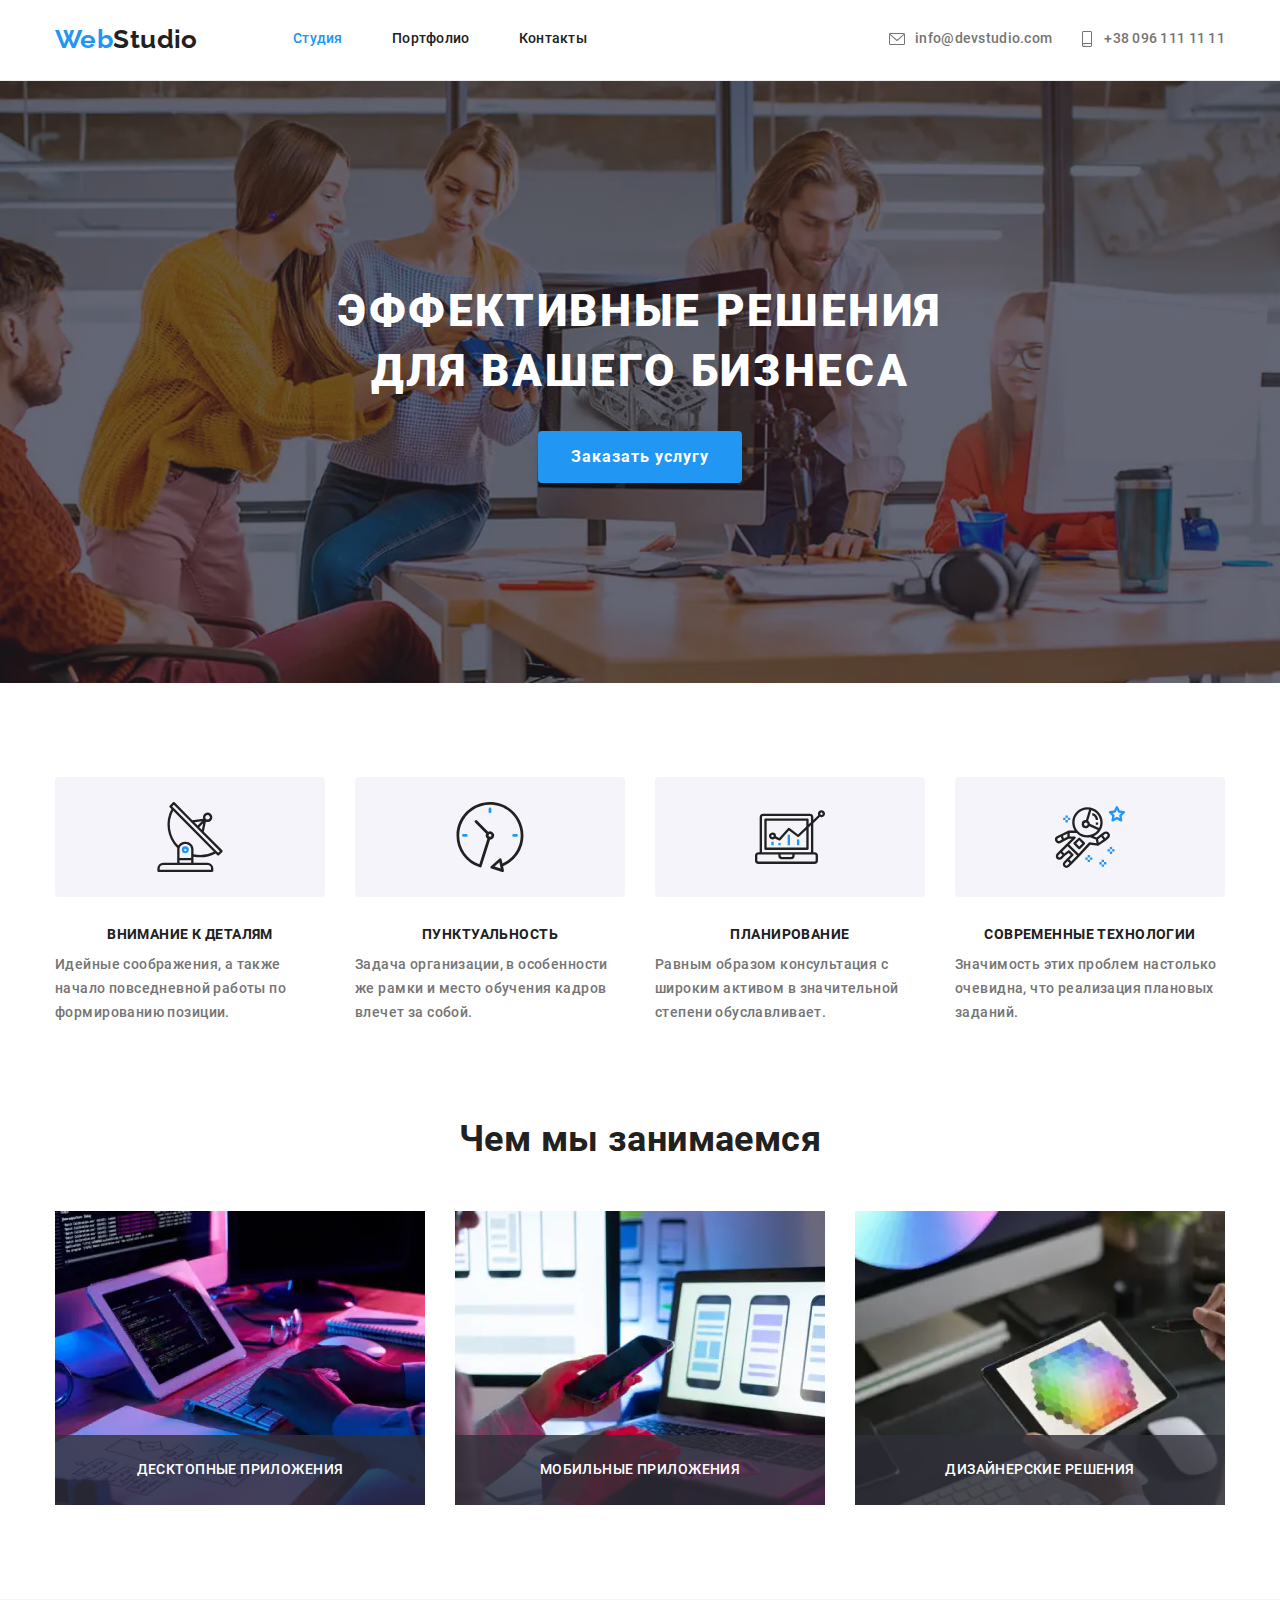
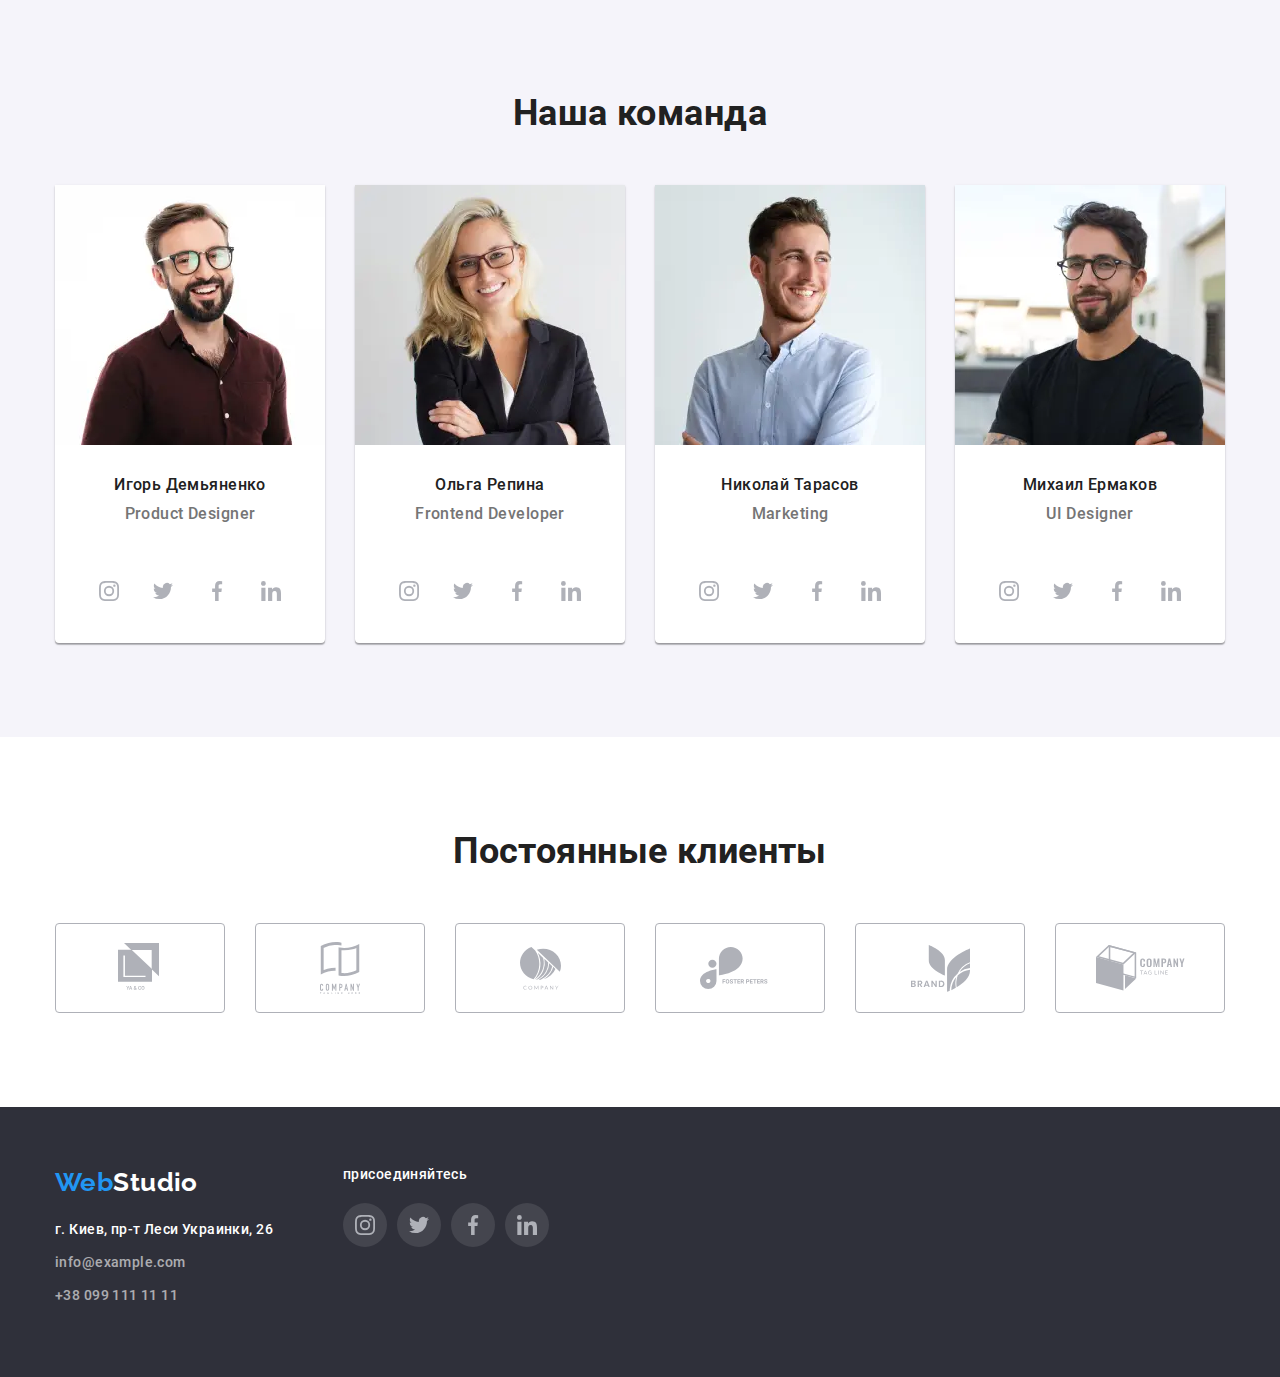
<file: index.html>
<!DOCTYPE html>
<html lang="ru-RU">
<head>
    <meta charset="UTF-8">
    <meta name="viewport" content="width=divice-width, initial-scale=1">
    <link href="https://fonts.googleapis.com/css2?family=Raleway:wght@700&display=swap" rel="stylesheet">
    <link rel="stylesheet" href="https://cdnjs.cloudflare.com/ajax/libs/modern-normalize/1.0.0/modern-normalize.css">
    <link rel="stylesheet" href="./css/style.css">
    <title>Главная</title>
</head>
<body>
    <header>
        <div class="container flex-row">
            <nav>
                <a href="./index.html" class="logo"><span>Web</span>Studio</a>
                <ul class="main-links">
                    <li><a href="./index.html" class="active">Студия</a></li>
                    <li><a href="./portfolio.html">Портфолио</a></li>
                    <li><a href="./contacts.html">Контакты</a></li>
                </ul>
            </nav>
            <ul class="main-mail-tel">
                <li><a href="mailto:info@devstudio.com">
                        <svg class="main-mail">
                            <use href="./img/sprite-min.svg#envelope"></use>
                        </svg>
                        info@devstudio.com
                    </a>
                </li>
                <li><a href="tel:+380961111111">
                        <svg class="main-tel">
                            <use href="./img/sprite-min.svg#smartphone"></use>
                        </svg>
                        +38 096 111 11 11
                    </a>
                </li>
            </ul> 
        </div>
    </header>
    <main>
        <section class="bussines-solution">
            <div class="container">
                    <div class="content"> 
                    <h1>Эффективные решения для вашего бизнеса</h1>
                    <button type="button" data-modal-open>Заказать услугу</button>
                </div>
            </div>
        </section>
        <section class="features">
            <div class="container">
                    <ul class="flex-row">
                        <li>
                            <div class="features-ico">
                                <svg class="features-ico-svg">
                                    <use href="./img/sprite-min.svg#antenna"></use>
                                </svg>
                            </div>
                            <h2 class="title">Внимание к деталям</h2>
                            <p>Идейные соображения, а также начало повседневной работы по формированию позиции.</p>
                        </li>
                        <li>
                            <div class="features-ico">
                                <svg class="features-ico-svg">
                                    <use href="./img/sprite-min.svg#clock"></use>
                                </svg>
                            </div>
                            <h2 class="title">Пунктуальность</h2>
                            <p>Задача организации, в особенности же рамки и место обучения кадров влечет за собой.</p>
                        </li>
                        <li>
                            <div class="features-ico">
                                <svg class="features-ico-svg">
                                    <use href="./img/sprite-min.svg#diagram"></use>
                                </svg>
                            </div>
                            <h2 class="title">Планирование</h2>
                            <p>Равным образом консультация с широким активом в значительной степени обуславливает.</p>
                        </li>
                        <li>
                            <div class="features-ico">
                                <svg class="features-ico-svg">
                                    <use href="./img/sprite-min.svg#astronaut"></use>
                                </svg>
                            </div>
                            <h2 class="title">Современные технологии</h2>
                            <p>Значимость этих проблем настолько очевидна, что реализация плановых заданий.</p>
                        </li>
                    </ul>
                    
            </div>   
        </section>    
        <section class="what-we-do">
            <div class="container">    
                <h2 class="title">Чем мы занимаемся</h2>
                <ul class="flex-row">
                    <li class="what-we-do-item">
                        <img src="./img/box1.webp" alt="box1" width="370">
                        <p class="what-we-do-info">Десктопные приложения</p>
                    </li>
                    <li class="what-we-do-item">
                        <img src="./img/box2.webp" alt="box2" width="370">
                        <p class="what-we-do-info">Мобильные приложения</p>
                    </li>
                    <li class="what-we-do-item">
                        <img src="./img/box3.webp" alt="box3" width="370">
                        <p class="what-we-do-info">Дизайнерские решения</p>
                    </li>
                </ul>
            </div>
        </section>
        <section class="our-team">
            <div class="container">
                <h2 class="title">Наша команда</h2>
                <ul class="flex-row">
                    <li class="our-team-list">
                        <img src="./img/team/team_card1.webp" alt="team_card1" width="270">
                        <div class="our-team--info">
                            <span class="our-team--info-name">Игорь Демьяненко</span>
                            <span>Product Designer</span>
                        </div>
                        <div class="our-team--info-soc">
                            <ul class="flex-row">
                                <li>
                                    <a class="our-team--info-soclink" href="instagram.com">
                                        <svg class="soc-svg">
                                            <use href="./img/sprite-min.svg#instagram"></use>
                                        </svg>
                                    </a>
                                </li>
                                <li>
                                    <a class="our-team--info-soclink" href="twitter.com">
                                        <svg class="soc-svg">
                                            <use href="./img/sprite-min.svg#twitter"></use>
                                        </svg>
                                    </a>
                                </li>
                                <li>
                                    <a class="our-team--info-soclink" href="facebook.com">
                                        <svg class="soc-svg">
                                            <use href="./img/sprite-min.svg#facebook"></use>
                                        </svg>
                                    </a>
                                </li>
                                <li>
                                    <a class="our-team--info-soclink" href="linkedin.com">
                                        <svg class="soc-svg">
                                            <use href="./img/sprite-min.svg#linkedin"></use>
                                        </svg>
                                    </a>
                                </li>
                            </ul>
                        </div>
                    </li>
                    <li class="our-team-list">
                        <img src="./img/team/team_card2.webp" alt="team_card2" width="270">
                        <div class="our-team--info">
                            <span class="our-team--info-name">Ольга Репина</span>
                            <span>Frontend Developer</span>
                        </div>
                        <div class="our-team--info-soc">
                            <ul class="flex-row">
                                <li>
                                    <a class="our-team--info-soclink" href="instagram.com">
                                        <svg class="soc-svg">
                                            <use href="./img/sprite-min.svg#instagram"></use>
                                        </svg>
                                    </a>
                                </li>
                                <li>
                                    <a class="our-team--info-soclink" href="twitter.com">
                                        <svg class="soc-svg">
                                            <use href="./img/sprite-min.svg#twitter"></use>
                                        </svg>
                                    </a>
                                </li>
                                <li>
                                    <a class="our-team--info-soclink" href="facebook.com">
                                        <svg class="soc-svg">
                                            <use href="./img/sprite-min.svg#facebook"></use>
                                        </svg>
                                    </a>
                                </li>
                                <li>
                                    <a class="our-team--info-soclink" href="linkedin.com">
                                        <svg class="soc-svg">
                                            <use href="./img/sprite-min.svg#linkedin"></use>
                                        </svg>
                                    </a>
                                </li>
                            </ul>
                        </div>
                    </li>
                    <li class="our-team-list">
                        <img src="./img/team/team_card3.webp" alt="team_card3" width="270">
                        <div class="our-team--info">
                            <span class="our-team--info-name">Николай Тарасов</span>
                            <span>Marketing</span>
                        </div>
                        <div class="our-team--info-soc">
                            <ul class="flex-row">
                                <li>
                                    <a class="our-team--info-soclink" href="instagram.com">
                                        <svg class="soc-svg">
                                            <use href="./img/sprite-min.svg#instagram"></use>
                                        </svg>
                                    </a>
                                </li>
                                <li>
                                    <a class="our-team--info-soclink" href="twitter.com">
                                        <svg class="soc-svg">
                                            <use href="./img/sprite-min.svg#twitter"></use>
                                        </svg>
                                    </a>
                                </li>
                                <li>
                                    <a class="our-team--info-soclink" href="facebook.com">
                                        <svg class="soc-svg">
                                            <use href="./img/sprite-min.svg#facebook"></use>
                                        </svg>
                                    </a>
                                </li>
                                <li>
                                    <a class="our-team--info-soclink" href="linkedin.com">
                                        <svg class="soc-svg">
                                            <use href="./img/sprite-min.svg#linkedin"></use>
                                        </svg>
                                    </a>
                                </li>
                            </ul>
                        </div>
                    </li>
                    <li class="our-team-list">
                        <img src="./img/team/team_card4.webp" alt="team_card4" width="270">
                        <div class="our-team--info">
                            <span class="our-team--info-name">Михаил Ермаков</span>
                            <span>UI Designer</span>
                        </div>
                        <div class="our-team--info-soc">
                            <ul class="flex-row">
                                <li>
                                    <a class="our-team--info-soclink" href="instagram.com">
                                        <svg class="soc-svg">
                                            <use href="./img/sprite-min.svg#instagram"></use>
                                        </svg>
                                    </a>
                                </li>
                                <li>
                                    <a class="our-team--info-soclink" href="twitter.com">
                                        <svg class="soc-svg">
                                            <use href="./img/sprite-min.svg#twitter"></use>
                                        </svg>
                                    </a>
                                </li>
                                <li>
                                    <a class="our-team--info-soclink" href="facebook.com">
                                        <svg class="soc-svg">
                                            <use href="./img/sprite-min.svg#facebook"></use>
                                        </svg>
                                    </a>
                                </li>
                                <li>
                                    <a class="our-team--info-soclink" href="linkedin.com">
                                        <svg class="soc-svg">
                                            <use href="./img/sprite-min.svg#linkedin"></use>
                                        </svg>
                                    </a>
                                </li>
                            </ul>
                        </div>
                    </li>
                </ul>
            </div>
        </section>
        <section class="partnership">
            <div class="container">
                <h2 class="title">Постоянные клиенты</h2>
                <ul class="flex-row parthership-list">
                    <li>
                        <a href="" class="partner-link">
                            <svg class="partner-svg logo-1">
                                <use href="./img/sprite-min.svg#logo-1"></use>
                            </svg>
                        </a>
                    </li>
                    <li>
                        <a href="" class="partner-link">
                            <svg class="partner-svg logo-2">
                                <use href="./img/sprite-min.svg#logo-2"></use>
                            </svg>
                        </a>
                    </li>
                    <li>
                        <a href="" class="partner-link">
                            <svg class="partner-svg logo-3">
                                <use href="./img/sprite-min.svg#logo-3"></use>
                            </svg>
                        </a>
                    </li>
                    <li>
                        <a href="" class="partner-link">
                            <svg class="partner-svg logo-4">
                                <use href="./img/sprite-min.svg#logo-4"></use>
                            </svg>
                        </a>
                    </li>
                    <li>
                        <a href="" class="partner-link">
                            <svg class="partner-svg logo-5">
                                <use href="./img/sprite-min.svg#logo-5"></use>
                            </svg>
                        </a>
                    </li>
                    <li>
                        <a href="" class="partner-link">
                            <svg class="partner-svg logo-6">
                                <use href="./img/sprite-min.svg#logo-6"></use>
                            </svg>
                        </a>
                    </li>
                </ul>
            </div>
        </section>
    </main>
    <footer>
        <div class="container flex-row">
            <div class="flex-col">
                <a href="./index.html" class="footer logo"><span>Web</span>Studio</a>
                <address>
                    <ul class="flex-col">
                        <li class="address"> г. Киев, пр-т Леси Украинки, 26</li>
                        <li class="footer-mail-tel"><a href="mailto:info@example.com">info@example.com</a></li>
                        <li class="footer-mail-tel"><a href="tel:+380991111111">+38 099 111 11 11</a></li>
                    </ul>
                </address>
            </div>
                
            <div class="footer-soc">
                <span>присоединяйтесь</span>
                <ul class="flex-row">
                    <li>
                        <a class="footer-soclink" href="instagram.com">
                            <svg class="soc-svg">
                                <use href="./img/sprite-min.svg#instagram"></use>
                            </svg>
                        </a>
                    </li>
                    <li>
                        <a class="footer-soclink" href="twitter.com">
                            <svg class="soc-svg">
                                <use href="./img/sprite-min.svg#twitter"></use>
                            </svg>
                        </a>
                    </li>
                    <li>
                        <a class="footer-soclink" href="facebook.com">
                            <svg class="soc-svg">
                                <use href="./img/sprite-min.svg#facebook"></use>
                            </svg>
                        </a>
                    </li>
                    <li>
                        <a class="footer-soclink" href="linkedin.com">
                            <svg class="soc-svg">
                                <use href="./img/sprite-min.svg#linkedin"></use>
                            </svg>
                        </a>
                    </li>
                </ul>
            </div>
        </div>

        <div class="modal is-hidden" data-modal>
            <div class="modal-box">
                <button class="modal-close" data-modal-close>
                    <svg>
                        <use href="./img/sprite-min.svg#close"></use>
                    </svg>
                </button>
            </div>
        </div>
    </footer>
    <script src="./js/modal.js"></script>
</body>
</html>
</file>
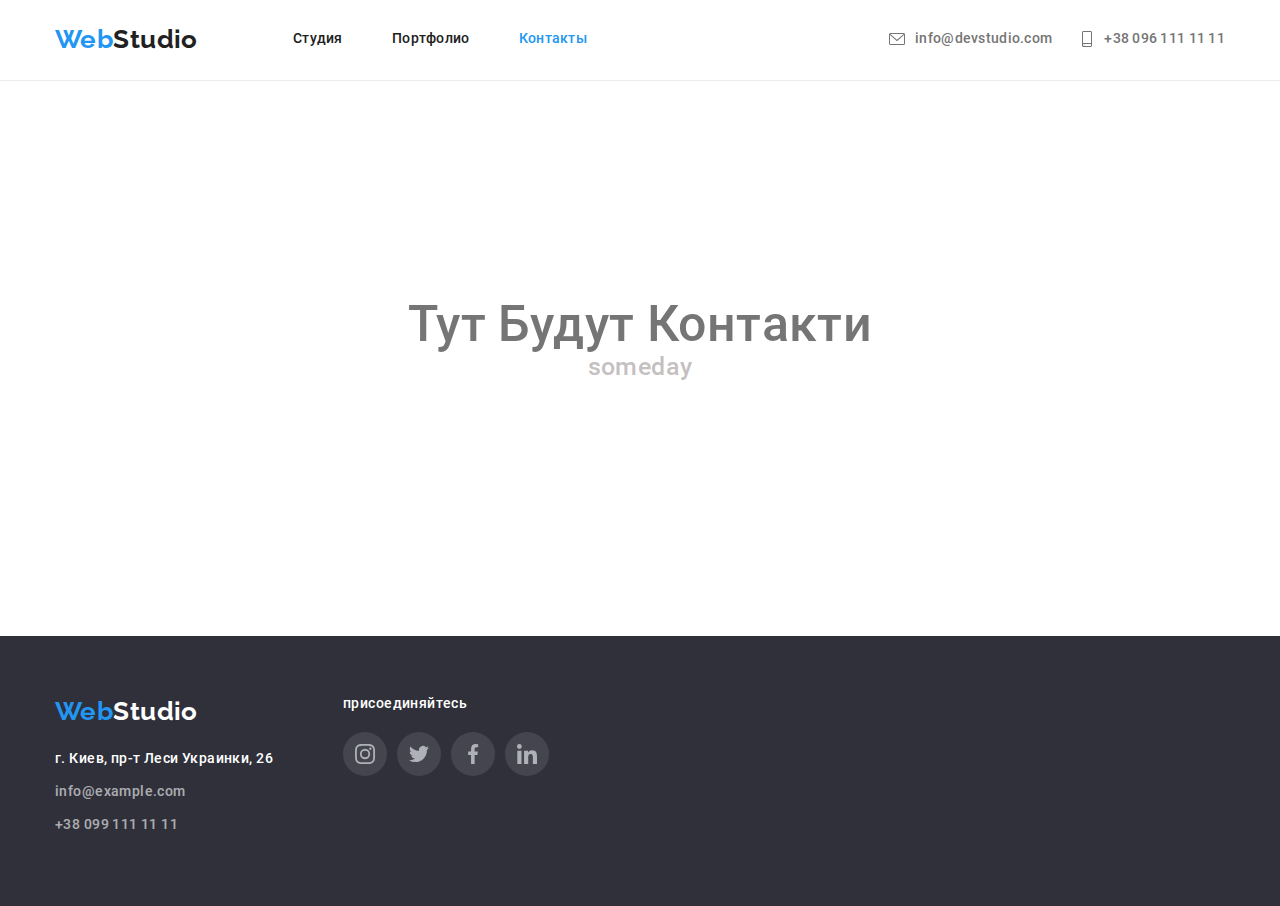
<file: contacts.html>
<!DOCTYPE html>
<html lang="ru-RU">
<head>
    <meta charset="UTF-8">
    <meta name="viewport" content="width=divice-width, initial-scale=1">
    <link href="https://fonts.googleapis.com/css2?family=Raleway:wght@700&display=swap" rel="stylesheet">
    <link rel="stylesheet" href="https://cdnjs.cloudflare.com/ajax/libs/modern-normalize/1.0.0/modern-normalize.css">
    <link rel="stylesheet" href="./css/style.css">
    <title>Главная</title>
</head>
<body>
    <header>
        <div class="container flex-row">
            <nav>
                <a href="./index.html" class="logo"><span>Web</span>Studio</a>
                <ul class="main-links">
                    <li><a href="./index.html">Студия</a></li>
                    <li><a href="./portfolio.html">Портфолио</a></li>
                    <li><a href="./contacts.html"  class="active">Контакты</a></li>
                </ul>
            </nav>
            <ul class="main-mail-tel">
                <li><a href="mailto:info@devstudio.com">
                        <svg class="main-mail">
                            <use href="./img/sprite-min.svg#envelope"></use>
                        </svg>
                        info@devstudio.com
                    </a>
                </li>
                <li><a href="tel:+380961111111">
                        <svg class="main-tel">
                            <use href="./img/sprite-min.svg#smartphone"></use>
                        </svg>
                        +38 096 111 11 11
                    </a>
                </li>
            </ul> 
        </div>
    </header>
    <main>
        <div style="width: 100%;height: 555px;padding: 215px; text-align: center;">
            <span style="display:block;font-size: 50px;"> Тут Будут Контакти </span>
            <span style="display:block;font-size: 25px;color: #99909090;"> someday </span>
        </div>
    </main>
    <footer>
        <div class="container flex-row">
            <div class="flex-col">
                <a href="./index.html" class="footer logo"><span>Web</span>Studio</a>
                <address>
                    <ul class="flex-col">
                        <li class="address"> г. Киев, пр-т Леси Украинки, 26</li>
                        <li class="footer-mail-tel"><a href="mailto:info@example.com">info@example.com</a></li>
                        <li class="footer-mail-tel"><a href="tel:+380991111111">+38 099 111 11 11</a></li>
                    </ul>
                </address>
            </div>
                
            <div class="footer-soc">
                <span>присоединяйтесь</span>
                <ul class="flex-row">
                    <li>
                        <a class="footer-soclink" href="instagram.com">
                            <svg class="soc-svg">
                                <use href="./img/sprite-min.svg#instagram"></use>
                            </svg>
                        </a>
                    </li>
                    <li>
                        <a class="footer-soclink" href="twitter.com">
                            <svg class="soc-svg">
                                <use href="./img/sprite-min.svg#twitter"></use>
                            </svg>
                        </a>
                    </li>
                    <li>
                        <a class="footer-soclink" href="facebook.com">
                            <svg class="soc-svg">
                                <use href="./img/sprite-min.svg#facebook"></use>
                            </svg>
                        </a>
                    </li>
                    <li>
                        <a class="footer-soclink" href="linkedin.com">
                            <svg class="soc-svg">
                                <use href="./img/sprite-min.svg#linkedin"></use>
                            </svg>
                        </a>
                    </li>
                </ul>
            </div>
        </div>

    </footer>
</body>
</html>
</file>
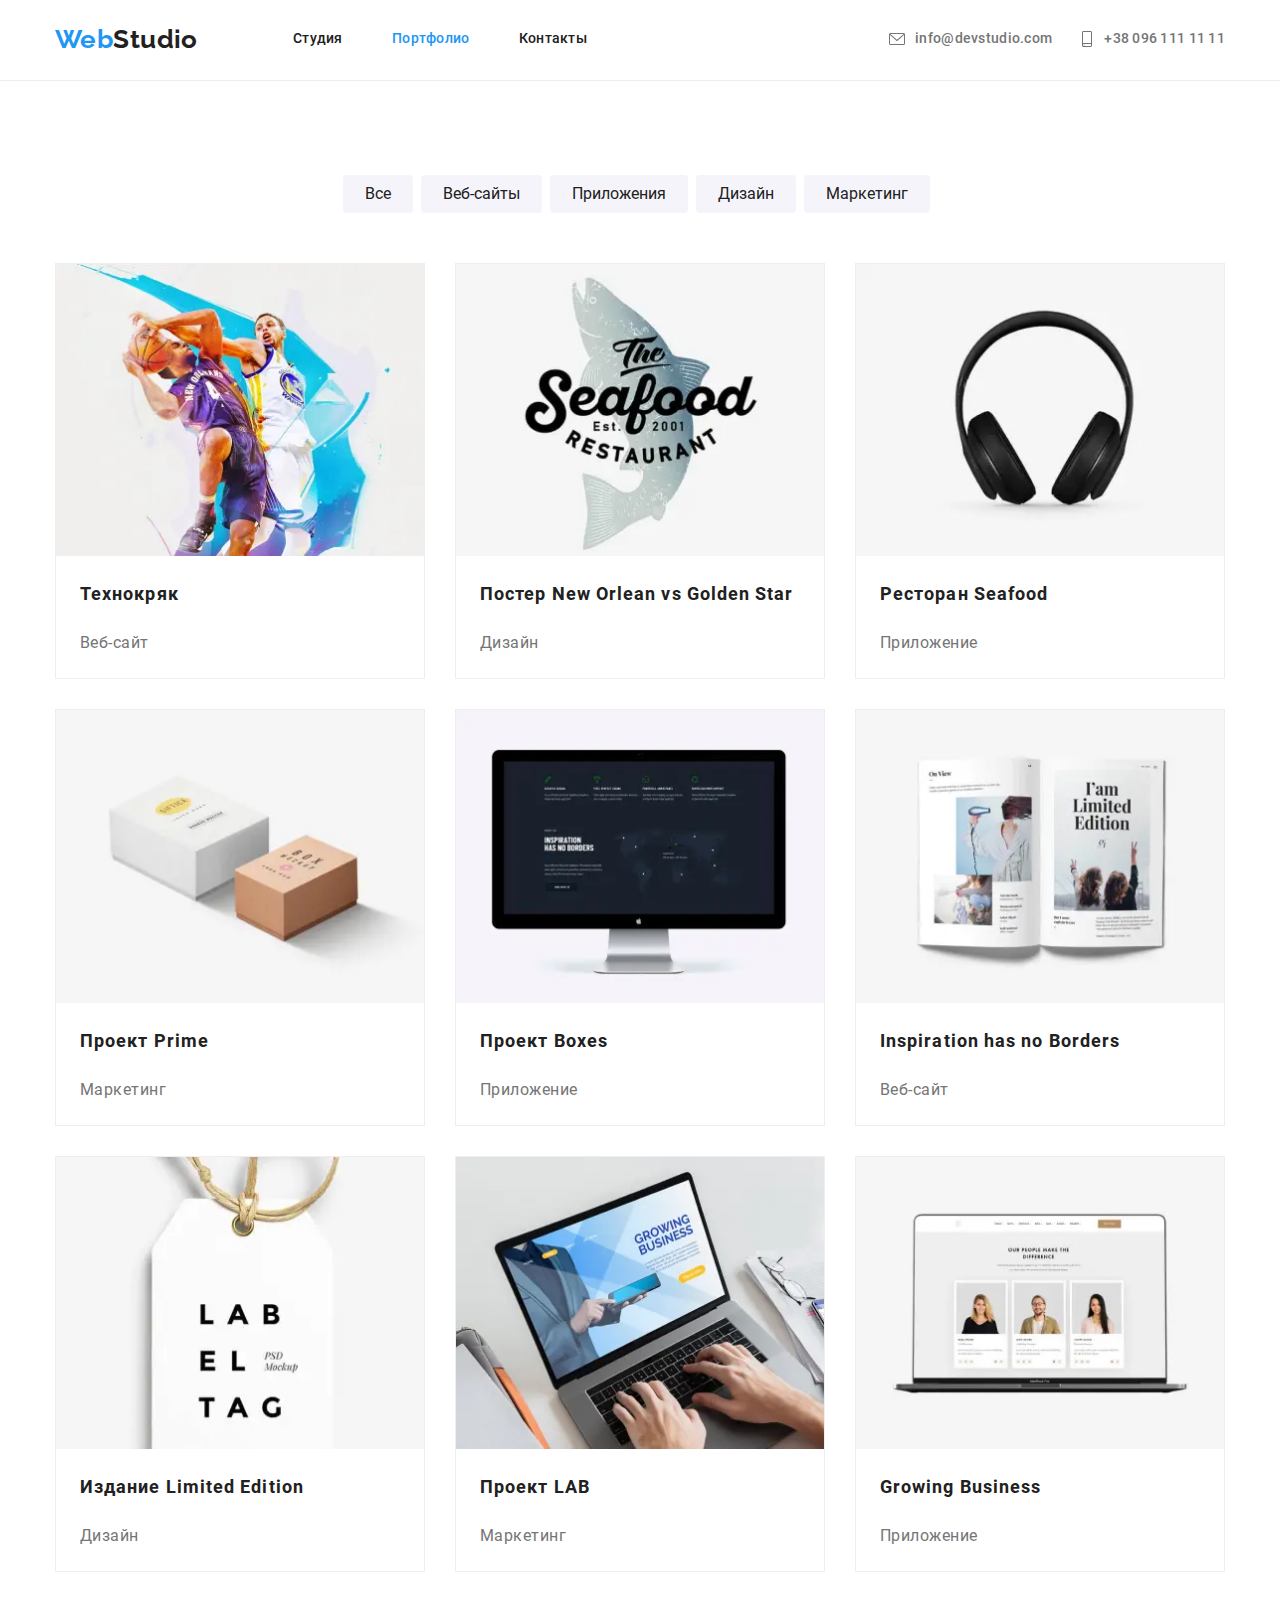
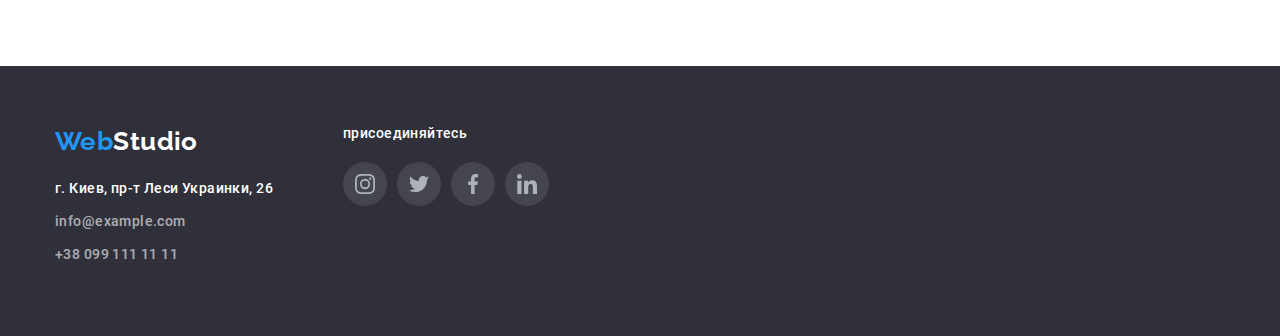
<file: portfolio.html>
<!DOCTYPE html>
<html lang="ru-RU">
<head>
    <meta charset="UTF-8">
    <meta name="viewport" content="width=divice-width, initial-scale=1">
    <link href="https://fonts.googleapis.com/css2?family=Raleway:wght@700&display=swap" rel="stylesheet">
    <link rel="stylesheet" href="https://cdnjs.cloudflare.com/ajax/libs/modern-normalize/1.0.0/modern-normalize.css">
    <link rel="stylesheet" href="./css/style.css">
    <title>Portfolio</title>
</head>
<body>
    <header>
        <div class="container flex-row">
            <nav>
                <a href="./index.html" class="logo"><span>Web</span>Studio</a>
                <ul class="main-links">
                    <li><a href="./index.html">Студия</a></li>
                    <li><a href="./portfolio.html" class="active">Портфолио</a></li>
                    <li><a href="./contacts.html">Контакты</a></li>
                </ul>
            </nav>
            <ul class="main-mail-tel">
                <li><a href="mailto:info@devstudio.com">
                        <svg class="main-mail">
                            <use href="./img/sprite-min.svg#envelope"></use>
                        </svg>
                        info@devstudio.com
                    </a>
                </li>
                <li><a href="tel:+380961111111">
                        <svg class="main-tel">
                            <use href="./img/sprite-min.svg#smartphone"></use>
                        </svg>
                        +38 096 111 11 11
                    </a>
                </li>
            </ul> 
        </div>
    </header>
    
    <main>
        <section class="portfolio">
            <div class="container">
                <h1 class="hidden">Портфолио</h1>
                <ul class="filter">
                    <li><button class="active">Все</button></li>
                    <li><button>Веб-сайты</button></li>
                    <li><button>Приложения</button></li>
                    <li><button>Дизайн</button></li>
                    <li><button>Маркетинг</button></li>
                </ul>
                <ul class="portfolio-list">
                    <li class="portfolio-list-item">
                        <a class="portfolio-list-item-link" href="">
                            <img src="./img/portfolio/img_portfolio-1.webp" alt="img_portfolio-1" width="370">
                            <p class="portfolio-list-item-link-text">Технокряк это современная площадка распространения коронавируса. Компании используют эту платформу для цифрового шпионажа и атак на защищённые сервера конкурентов.</p>
                        </a>
                        <div class="portfolio-list-item-info">
                            <h3>Технокряк</h3>
                            <p>Веб-сайт</p>
                        </div>
                    </li>
                    <li class="portfolio-list-item">
                        <a class="portfolio-list-item-link" href="">
                            <img src="./img/portfolio/img_portfolio-2.webp" alt="img_portfolio-1" width="370">
                            <p class="portfolio-list-item-link-text">Технокряк это современная площадка распространения коронавируса. Компании используют эту платформу для цифрового шпионажа и атак на защищённые сервера конкурентов.</p>
                        </a>
                        <div class="portfolio-list-item-info">
                            <h3>Постер New Orlean vs Golden Star</h3>
                            <p>Дизайн</p>
                        </div>
                    </li>
                    <li class="portfolio-list-item">
                        <a class="portfolio-list-item-link" href="">
                            <img src="./img/portfolio/img_portfolio-3.webp" alt="img_portfolio-1" width="370">
                            <p class="portfolio-list-item-link-text">Технокряк это современная площадка распространения коронавируса. Компании используют эту платформу для цифрового шпионажа и атак на защищённые сервера конкурентов.</p>
                        </a>
                        <div class="portfolio-list-item-info">
                            <h3>Ресторан Seafood</h3>
                            <p>Приложение</p>
                        </div>
                    </li>
                    <li class="portfolio-list-item">
                        <a class="portfolio-list-item-link" href="">
                            <img src="./img/portfolio/img_portfolio-4.webp" alt="img_portfolio-1" width="370">
                            <p class="portfolio-list-item-link-text">Технокряк это современная площадка распространения коронавируса. Компании используют эту платформу для цифрового шпионажа и атак на защищённые сервера конкурентов.</p>
                        </a>
                        <div class="portfolio-list-item-info">
                            <h3>Проект Prime</h3>
                            <p>Маркетинг</p>
                        </div>
                    </li>
                    <li class="portfolio-list-item">
                        <a class="portfolio-list-item-link" href="">
                            <img src="./img/portfolio/img_portfolio-5.webp" alt="img_portfolio-1" width="370">
                            <p class="portfolio-list-item-link-text">Технокряк это современная площадка распространения коронавируса. Компании используют эту платформу для цифрового шпионажа и атак на защищённые сервера конкурентов.</p>
                        </a>
                        <div class="portfolio-list-item-info">
                            <h3>Проект Boxes</h3>
                            <p>Приложение</p>
                        </div>
                    </li>
                    <li class="portfolio-list-item">
                        <a class="portfolio-list-item-link" href="">
                            <img src="./img/portfolio/img_portfolio-6.webp" alt="img_portfolio-1" width="370">
                            <p class="portfolio-list-item-link-text">Технокряк это современная площадка распространения коронавируса. Компании используют эту платформу для цифрового шпионажа и атак на защищённые сервера конкурентов.</p>
                        </a>
                        <div class="portfolio-list-item-info">
                            <h3>Inspiration has no Borders</h3>
                            <p>Веб-сайт</p>
                        </div>
                    </li>
                    <li class="portfolio-list-item">
                        <a class="portfolio-list-item-link" href="">
                            <img src="./img/portfolio/img_portfolio-7.webp" alt="img_portfolio-1" width="370">
                            <p class="portfolio-list-item-link-text">Технокряк это современная площадка распространения коронавируса. Компании используют эту платформу для цифрового шпионажа и атак на защищённые сервера конкурентов.</p>
                        </a>
                        <div class="portfolio-list-item-info">
                            <h3>Издание Limited Edition</h3>
                            <p>Дизайн</p>
                        </div>
                    </li>
                    <li class="portfolio-list-item">
                        <a class="portfolio-list-item-link" href="">
                            <img src="./img/portfolio/img_portfolio-8.webp" alt="img_portfolio-1" width="370">
                            <p class="portfolio-list-item-link-text">Технокряк это современная площадка распространения коронавируса. Компании используют эту платформу для цифрового шпионажа и атак на защищённые сервера конкурентов.</p>
                        </a>
                        <div class="portfolio-list-item-info">
                            <h3>Проект LAB</h3>
                            <p>Маркетинг</p>
                        </div>
                    </li>
                    <li class="portfolio-list-item">
                        <a class="portfolio-list-item-link" href="">
                            <img src="./img/portfolio/img_portfolio-9.webp" alt="img_portfolio-1" width="370">
                            <p class="portfolio-list-item-link-text">Технокряк это современная площадка распространения коронавируса. Компании используют эту платформу для цифрового шпионажа и атак на защищённые сервера конкурентов.</p>
                        </a>
                        <div class="portfolio-list-item-info">
                            <h3>Growing Business</h3>
                            <p>Приложение</p>
                        </div>
                    </li>
                </ul>
            </div>
        </section>
    </main>
    
    <footer>
        <div class="container flex-row">
            <div class="flex-col">
                <a href="./index.html" class="footer logo"><span>Web</span>Studio</a>
                <address>
                    <ul class="flex-col">
                        <li class="address"> г. Киев, пр-т Леси Украинки, 26</li>
                        <li class="footer-mail-tel"><a href="mailto:info@example.com">info@example.com</a></li>
                        <li class="footer-mail-tel"><a href="tel:+380991111111">+38 099 111 11 11</a></li>
                    </ul>
                </address>
            </div>
                
            <div class="footer-soc">
                <span>присоединяйтесь</span>
                <ul class="flex-row">
                    <li>
                        <a class="footer-soclink" href="instagram.com">
                            <svg class="soc-svg">
                                <use href="./img/sprite-min.svg#instagram"></use>
                            </svg>
                        </a>
                    </li>
                    <li>
                        <a class="footer-soclink" href="twitter.com">
                            <svg class="soc-svg">
                                <use href="./img/sprite-min.svg#twitter"></use>
                            </svg>
                        </a>
                    </li>
                    <li>
                        <a class="footer-soclink" href="facebook.com">
                            <svg class="soc-svg">
                                <use href="./img/sprite-min.svg#facebook"></use>
                            </svg>
                        </a>
                    </li>
                    <li>
                        <a class="footer-soclink" href="linkedin.com">
                            <svg class="soc-svg">
                                <use href="./img/sprite-min.svg#linkedin"></use>
                            </svg>
                        </a>
                    </li>
                </ul>
            </div>
        </div>

    </footer>
</body>
</html>
</file>
<file: css/style.css>
html { box-sizing: border-box;}
*, *:before, *:after {
    box-sizing: inherit;
    
}
ul {margin:0;padding:0;list-style: none;}
img {display: block;}
a {color:inherit;}
a,a:hover,a:focus {text-decoration: none;}
button{border: none;color: currentColor;}
/* roboto-regular - latin_cyrillic */
@font-face {
  font-family: 'Roboto';
  font-style: normal;
  font-weight: 400;
  src: url('../fonts/roboto/roboto-v20-latin_cyrillic-regular.eot'); /* IE9 Compat Modes */
  src: local('Roboto'), local('Roboto-Regular'),
       url('../fonts/roboto/roboto-v20-latin_cyrillic-regular.eot?#iefix') format('embedded-opentype'), /* IE6-IE8 */
       url('../fonts/roboto/roboto-v20-latin_cyrillic-regular.woff2') format('woff2'), /* Super Modern Browsers */
       url('../fonts/roboto/roboto-v20-latin_cyrillic-regular.woff') format('woff'), /* Modern Browsers */
       url('../fonts/roboto/roboto-v20-latin_cyrillic-regular.ttf') format('truetype'), /* Safari, Android, iOS */
       url('../fonts/roboto/roboto-v20-latin_cyrillic-regular.svg#Roboto') format('svg'); /* Legacy iOS */
}
/* roboto-500 - latin_cyrillic */
@font-face {
  font-family: 'Roboto';
  font-style: normal;
  font-weight: 500;
  src: url('../fonts/roboto/roboto-v20-latin_cyrillic-500.eot'); /* IE9 Compat Modes */
  src: local('Roboto Medium'), local('Roboto-Medium'),
       url('../fonts/roboto/roboto-v20-latin_cyrillic-500.eot?#iefix') format('embedded-opentype'), /* IE6-IE8 */
       url('../fonts/roboto/roboto-v20-latin_cyrillic-500.woff2') format('woff2'), /* Super Modern Browsers */
       url('../fonts/roboto/roboto-v20-latin_cyrillic-500.woff') format('woff'), /* Modern Browsers */
       url('../fonts/roboto/roboto-v20-latin_cyrillic-500.ttf') format('truetype'), /* Safari, Android, iOS */
       url('../fonts/roboto/roboto-v20-latin_cyrillic-500.svg#Roboto') format('svg'); /* Legacy iOS */
}
/* roboto-700 - latin_cyrillic */
@font-face {
  font-family: 'Roboto';
  font-style: normal;
  font-weight: 700;
  src: url('../fonts/roboto/roboto-v20-latin_cyrillic-700.eot'); /* IE9 Compat Modes */
  src: local('Roboto Bold'), local('Roboto-Bold'),
       url('../fonts/roboto/roboto-v20-latin_cyrillic-700.eot?#iefix') format('embedded-opentype'), /* IE6-IE8 */
       url('../fonts/roboto/roboto-v20-latin_cyrillic-700.woff2') format('woff2'), /* Super Modern Browsers */
       url('../fonts/roboto/roboto-v20-latin_cyrillic-700.woff') format('woff'), /* Modern Browsers */
       url('../fonts/roboto/roboto-v20-latin_cyrillic-700.ttf') format('truetype'), /* Safari, Android, iOS */
       url('../fonts/roboto/roboto-v20-latin_cyrillic-700.svg#Roboto') format('svg'); /* Legacy iOS */
}
/* roboto-900 - latin_cyrillic */
@font-face {
  font-family: 'Roboto';
  font-style: normal;
  font-weight: 900;
  src: url('../fonts/roboto/roboto-v20-latin_cyrillic-900.eot'); /* IE9 Compat Modes */
  src: local('Roboto Black'), local('Roboto-Black'),
       url('../fonts/roboto/roboto-v20-latin_cyrillic-900.eot?#iefix') format('embedded-opentype'), /* IE6-IE8 */
       url('../fonts/roboto/roboto-v20-latin_cyrillic-900.woff2') format('woff2'), /* Super Modern Browsers */
       url('../fonts/roboto/roboto-v20-latin_cyrillic-900.woff') format('woff'), /* Modern Browsers */
       url('../fonts/roboto/roboto-v20-latin_cyrillic-900.ttf') format('truetype'), /* Safari, Android, iOS */
       url('../fonts/roboto/roboto-v20-latin_cyrillic-900.svg#Roboto') format('svg'); /* Legacy iOS */
}

:root {
    --document-background:#E5E5E5;
    --white: #fff;
    --active-link: #2196F3;
    --text-dark:#212121;
    --text-grey:#757575;
    --background-dark:#2F303A;
    --background-grey:#F5F4FA;
    --border-grey:#eee;
    --svg-fill: #AFB1B8;
}

html {
    width: 100%;
    background: var(--document-background);
}
body {
    font: 500 14px/1.14 Roboto;
    letter-spacing: 0.03em;
    color: var(--text-grey);
    background:var(--white);
}
header {
    width: 100%;
    padding: 24px 0 25px;
    border-bottom: 1px solid #ECECEC;
}
.modal {
    position: fixed;
    z-index: 10;
    top: 0;
    right: 0;
    bottom: 0;
    left: 0;
    display: flex;
    justify-content: center;
    align-items: center;
    background: rgba(0, 0, 0, 0.2);
    transition: all 250ms cubic-bezier(0.4, 0, 0.2, 1);
}

.modal-box {
    position: relative;
    width: 528px;
    height: 581px;
    background: #FFFFFF;
    box-shadow: 0px 1px 3px rgba(0, 0, 0, 0.12), 0px 1px 1px rgba(0, 0, 0, 0.14), 0px 2px 1px rgba(0, 0, 0, 0.2);
    border-radius: 4px;
}
.modal-close {
    position: absolute;
    top: 8px;
    right: 8px;
    display: flex;
    justify-content: center;
    align-items: center;
    width: 30px;
    height: 30px;
    padding: 0;
    background: var(--white);
    border: 1px solid rgba(0, 0, 0, 0.1);
    border-radius: 50%;
}
.modal-close svg {
    width: 17px;
    height: 17px;
}
.is-hidden {
    visibility: hidden;
    opacity: 0;
    pointer-events: none;
    width: 0;
    height: 0;
}
.hidden {
    position: absolute !important;
    clip: rect(1px 1px 1px 1px);
    clip: rect(1px, 1px, 1px, 1px);
    padding: 0 !important;
    border: 0 !important;
    height: 1px !important;
    width: 1px !important;
    overflow: hidden;
}
.container {
    width: 1200px;
    margin: 0 auto;
    padding: 0 15px;
}
.flex-row {
    display: flex;
    justify-content: space-between;
}
.flex-col {
    display: flex;
    flex-direction: column;
}
nav {
    display: flex;
    justify-content: space-between;
    align-items: center;
    width: 532px;

}
.logo {
    width: 145px;
    color: var(--text-dark);
    font: 700 26px/1.19 'Raleway', sans-serif;
}

.logo span {color: var(--active-link);}

.main-links {
    display: flex;
    justify-content: space-between;
    width: 294px;
    padding: 0;
}
.main-links a {
    position: relative;
    display: block;
}
.main-links li a {color: var(--text-dark);letter-spacing: 0.02em;}
.main-links li a:hover,
.main-links li a:focus,
.main-links li a.active {
    color: var(--active-link);
}
.main-links a:hover::after,
.main-links a:focus::after {
    content: "";
    position: absolute;
    top: 44px;  
    display: block;
    width: 100%;
    height: 4px;
    background: #2196F3;
    border-radius: 2px;
    transition: all 250ms cubic-bezier(0.4, 0, 0.2, 1);
}
.main-mail-tel {
    display: flex;
    justify-content: space-between;
    align-items: center;
    letter-spacing: 0.02em;
}
.main-mail-tel li:not(:last-child) {
    margin-right: 30px;
}
.main-mail-tel li a {
    display: flex;
    justify-content: center;
    align-items: center;
}
.main-mail-tel li a:hover,
.main-mail-tel li a:focus,
.main-mail-tel li a:hover svg,
.main-mail-tel li a:focus svg{
    color: var(--active-link);
    fill: var(--active-link);
    transition: all 250ms cubic-bezier(0.4, 0, 0.2, 1);
}
.main-mail {
    display: block;
    width: 16px;
    height: 12px;
    margin-right: 10px;
    fill: var(--text-grey);
}
.main-tel {
    display: block;
    width: 12px;
    height: 16px;
    margin-right: 10px;
    fill: var(--text-grey);
}
.title {
    margin-top: 0;
    margin-bottom: 50px;
    color: var(--text-dark);
    font-size: 36px;
    line-height: 1.166;
    text-align: center;
}
.bussines-solution {
    width: 100%;
    text-align: center;
    background: linear-gradient(rgba(47, 48, 58, 0.4), rgba(47, 48, 58, 0.4) 100%), url('../img/hero-img.webp') center no-repeat;
    background-size: cover;
}
.bussines-solution .content {
    padding: 200px 0;
}
.bussines-solution h1 {
    width: 696px;
    margin: 0 auto 30px;
    color: var(--white);
    text-align: center;
    font: 900 44px/1.37 Roboto;
    letter-spacing: 0.06em;
    text-transform: uppercase;
}
.bussines-solution button {
    padding: 10px 32px;
    color: var(--white);
    font: 700 16px/1.875 Roboto;
    letter-spacing: 0.06em;
    border-radius: 4px;
    background: var(--active-link);
    box-shadow: 0px 4px 4px rgba(0, 0, 0, 0.15);
    border: 1px solid transparent;
}
.bussines-solution button:hover,
.bussines-solution button:focus {
    color: var(--active-link);
    border: 1px solid currentColor;
    background: var(--white);
    
    transition: all 250ms cubic-bezier(0.4, 0, 0.2, 1);
}
.features {
    padding: 94px 0 47px;
    letter-spacing: 0.03em;
}
.features-ico {
    display: flex;
    justify-content: center;
    align-items: center;
    background: #F5F4FA;
    border-radius: 4px;
    text-align: center;
    padding: 25px 0;
    margin-bottom: 30px;
}
.features-ico-svg {
    display: block;
    width: 70px;
    height: 70px;
}
.features .title {
    margin: 0 0 10px;
    color: var(--text-dark);
    font: inherit;
    font-weight: 700;
    text-transform: uppercase;
}
.features li {width: 270px;}

.features p {
    margin: 0;
    line-height: 1.71;
}
.what-we-do {
    padding: 47px 0 94px;
    text-align: center;
}
.what-we-do h2 {margin: 0 auto 50px;}

.what-we-do li {width: 370px;}

.what-we-do-item {
    position: relative;
}
.what-we-do-info {
    z-index: 10;
    position: absolute;
    right: 0;
    bottom: 0;
    left: 0;
    display: flex;
    justify-content: center;
    align-items: center;
    height: 70px;
    margin: 0;
    letter-spacing: 0.03em;
    text-transform: uppercase;
    color: var(--white);
    opacity: 1;
}
.what-we-do-item::after {
    content: "";
    z-index: 1;
    position: absolute;
    left: 0;
    right: 0;
    bottom: 0;
    display: block;
    width: 100%;
    height: 70px;
    background: rgba(47, 48, 58, 0.8);
}
.our-team {
    padding: 94px 0;
    background: var(--background-grey);
    text-align: center;
}

.our-team-list {
    width: 270px;
    padding-bottom: 30px;
    background: var(--white);
    box-shadow: 0px 1px 3px rgba(0, 0, 0, 0.12), 0px 1px 1px rgba(0, 0, 0, 0.14), 0px 2px 1px rgba(0, 0, 0, 0.2);
    border-radius: 0px 0px 4px 4px;
}
.our-team--info {
    display: flex;
    flex-direction: column;
    margin-bottom: 16px;
    padding: 30px 0;
    font: 500 16px/1.187 Roboto;
}

.our-team--info-soc {
    padding: 0 32px;
}
.our-team--info-soclink {
    display: flex;
    justify-content: center;
    align-items: center;
    width: 44px;
    height: 44px;

    
}
.soc-svg {
    display: block;
    width: 20px;
    height: 20px;
    fill: var(--svg-fill);
    
}
.our-team--info-soclink:hover,
.our-team--info-soclink:focus {
    border-radius: 50%;
    background: var(--active-link);
    transition: all 250ms cubic-bezier(0.4, 0, 0.2, 1);
    
}
.our-team--info-soclink:hover .soc-svg,
.our-team--info-soclink:focus .soc-svg {
    fill: var(--white);
    transition: all 250ms cubic-bezier(0.4, 0, 0.2, 1);
}
.our-team--info-name {
    margin-bottom: 10px;
    color: var(--text-dark);
}

.filter {
    display: flex;
    justify-content: center;
    margin-bottom: 50px;
}   
.filter button {
    margin-right: 8px;
    padding: 6px 22px;
    border-radius: 4px;
    text-align: center;
    color: var(--text-dark); 
    font: 16px/1.62 Roboto;
    background: var(--background-grey);
}
.filter button:hover,
.filter button:focus {
    color: var(--white);
    background: var(--active-link);
    box-shadow: 0px 3px 1px rgba(0, 0, 0, 0.1), 0px 1px 2px rgba(0, 0, 0, 0.08), 0px 2px 2px rgba(0, 0, 0, 0.12);
    transition: all 250ms cubic-bezier(0.4, 0, 0.2, 1);
}
.portfolio {
    padding: 94px 0 64px;
}
.portfolio-list {
    display: flex;
    flex-wrap: wrap;
    justify-content: space-between;
    align-content: space-between;
    
    /* margin: 50px -30px -30px 0; */
}
.portfolio-list-item:hover {
    box-shadow: 0px 1px 1px rgba(0, 0, 0, 0.12), 0px 4px 4px rgba(0, 0, 0, 0.06), 1px 4px 6px rgba(0, 0, 0, 0.16);
    transition: all 250ms cubic-bezier(0.4, 0, 0.2, 1);
}
.portfolio-list-item {
    width: 370px;
    margin-bottom: 30px;
    border: 1px solid var(--border-grey);
}
.portfolio-list-item-link {
    position: relative;
    display: block;
}
.portfolio-list-item-link img { width: 100%; }

.portfolio-list-item-link-text {
    overflow: hidden;
    position: absolute;
    right: 0;
    bottom: 0;
    left: 0;
    display: flex;
    align-items: center;
    height: 0;
    padding: 0 24px;
    margin: 0;
    text-align: center;
    font-size: 18px;
    font-weight: 400;
    line-height: 1.555;
    letter-spacing: 0.03em;
    color: #FFFFFF;
    background: rgba(33, 150, 243, 0.9);
    transition: all 250ms cubic-bezier(0.4, 0, 0.2, 1);
}
.portfolio-list-item-link:hover .portfolio-list-item-link-text,
.portfolio-list-item-link:focus .portfolio-list-item-link-text {    
    height: 100%;
    transition: all 250ms cubic-bezier(0.4, 0, 0.2, 1);
}

.portfolio-list-item-info {
    margin: 20px 24px;
    flex-direction: column;    
}
.portfolio-list-item-info h3 {
    margin-bottom: 4px;  
    font-weight: 700;
    font-size: 18px;
    line-height: 2;
    letter-spacing: 0.06em;
    color: var(--text-dark);
}
.portfolio-list-item-info p {   
    font-weight: normal;
    font-size: 16px;
    line-height: 1.875;
    letter-spacing: 0.03em;
    color: var(--text-grey);
}
.partnership {
    padding: 94px 0;
}
.partnership h2 {
    margin-bottom: 50px;
}
.parthership-list li:not(:last-child){
    margin-right: 30px;
}
.partner-link {
    display: flex;
    justify-content: center;
    align-items: center;
    text-align: center;
    border: 1px solid var(--svg-fill);
    border-radius: 4px;
    width: 170px;
    height: 90px;
}
.partner-link:hover,
.partner-link:focus {
    border: 1px solid var(--active-link);
    transition: all 250ms cubic-bezier(0.4, 0, 0.2, 1);
}
.partner-link:hover .partner-svg,
.partner-link:focus .partner-svg {
    fill: var(--active-link);
    transition: all 250ms cubic-bezier(0.4, 0, 0.2, 1);
}
.partner-svg {
    display: block;
    fill: var(--svg-fill);
}
.partner-svg.logo-1 {
    width:45px;
    height:50px; 
}
.partner-svg.logo-2 {
    width:40px;
    height:52px; 
}
.partner-svg.logo-3 {
    width:41px;
    height:43px; 
}
.partner-svg.logo-4 {
    width:80px;
    height:43px; 
}
.partner-svg.logo-5 {
    width:59px;
    height:47px; 
}
.partner-svg.logo-6 {
    width:89px;
    height:46px; 
}

footer {
    padding:  60px 0 60px;
    background: var(--background-dark);
}
footer address { margin-right: 70px; }

address li { margin-bottom: 9px; }

address li, address a {
    color: var(--white);
    font-style: normal;
    line-height: 1.71;
}

.footer-mail-tel a { opacity: 0.6; }

.footer-mail-tel a:hover,
.footer-mail-tel a:focus{
    color: var(--active-link);
    opacity: 1;
    transition: all 250ms cubic-bezier(0.4, 0, 0.2, 1);
}
.footer.logo {
    margin-bottom: 20px;
    color: var(--white);
}
footer .container {
    justify-content: flex-start;
}
.footer-soc span {
    display: block;
    margin-bottom: 20px;
    color: var(--white);
}
.footer-soc li:not(:last-child) {
    margin-right: 10px;
}
.footer-soclink {
    display: flex;
    justify-content: center;
    align-items: center;
    width: 44px;
    height: 44px;  
    background: rgba(255, 255, 255, 0.1);
    border-radius: 50%;
}
.footer-soclink:hover,
.footer-soclink:focus {
    background: var(--active-link); 
    transition: all 250ms cubic-bezier(0.4, 0, 0.2, 1); 
}
.soc-svg {
    display: block;
    width: 20px;
    height: 20px;
    fill: var(--svg-fill);
}
.footer-soclink:hover .soc-svg,
.footer-soclink:focus .soc-svg {
    fill: var(--white);
    transition: all 250ms cubic-bezier(0.4, 0, 0.2, 1);
}
</file>
